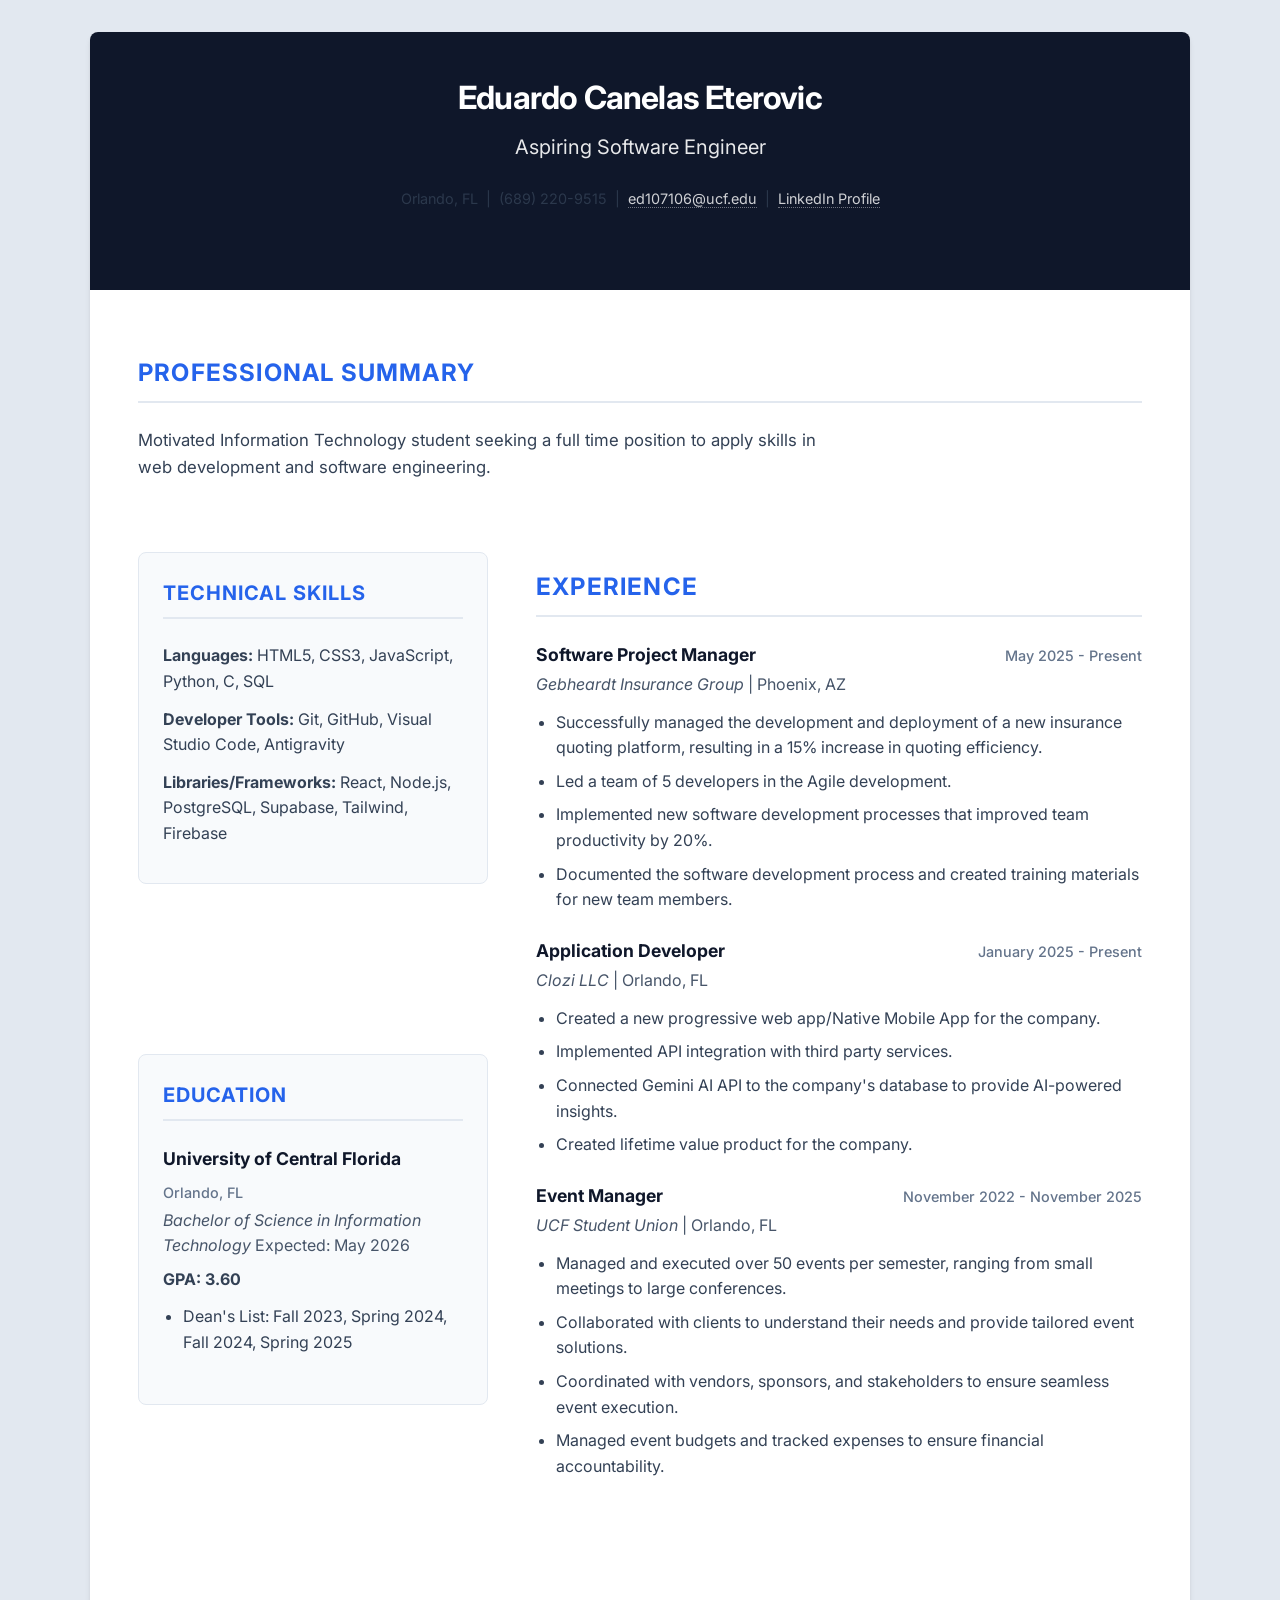
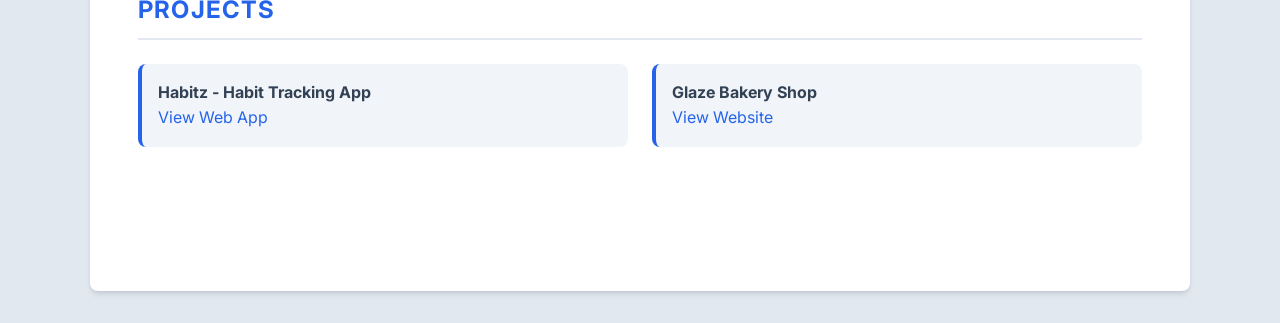
<file: index.html>
<!DOCTYPE html>
<html lang="en">

<head>
    <meta charset="UTF-8">
    <meta name="viewport" content="width=device-width, initial-scale=1.0">
    <link rel="stylesheet" href="./css/styles.css">
    <link href="https://fonts.googleapis.com/css2?family=Inter:wght@400;600;700&display=swap" rel="stylesheet">
    <title>Eduardo Resume</title>
</head>

<body>
    <div class="resume-container">
        <!-- Header Section -->
        <header>
            <h1 id="name">Eduardo Canelas Eterovic</h1>
            <h3 id="role">Aspiring Software Engineer</h3>
            <section class="contact-info" id="contact-info">
                <p>
                    Orlando, FL &nbsp;|&nbsp; (689) 220-9515 &nbsp;|&nbsp; <a
                        href="mailto:edu.canelas.e@gmail.com">ed107106@ucf.edu</a> &nbsp;|&nbsp; <a
                        href="https://www.linkedin.com/in/eduardo-canelas-eterovic/" target="_blank">LinkedIn
                        Profile</a>
                </p>
            </section>
        </header>
        <main>
            <!-- Professional Summary Section -->
            <section class="professional-summary" id="professional-summary">
                <h2>Professional Summary</h2>
                <p>
                    Motivated Information Technology student seeking a full time position to apply skills in web
                    development
                    and software engineering.
                </p>
            </section>

            <!-- Technical Skills Section -->
            <section class="technical-skills" id="technical-skills">
                <h2>Technical Skills</h2>
                <div class="skills-content">
                    <p><strong>Languages:</strong> HTML5, CSS3, JavaScript, Python, C, SQL</p>
                    <p><strong>Developer Tools:</strong> Git, GitHub, Visual Studio Code, Antigravity</p>
                    <p><strong>Libraries/Frameworks:</strong> React, Node.js, PostgreSQL, Supabase, Tailwind, Firebase
                    </p>
                </div>
            </section>

            <!-- Education Section -->
            <section class="education" id="education">
                <h2>Education</h2>
                <article>
                    <div class="edu-header">
                        <strong>University of Central Florida</strong>
                        <span>Orlando, FL</span>
                    </div>
                    <div class="edu-details">
                        <em>Bachelor of Science in Information Technology</em>
                        <span>Expected: May 2026</span>
                    </div>
                    <p class="gpa"><strong>GPA: 3.60</strong></p>
                    <ul>
                        <li>Dean's List: Fall 2023, Spring 2024, Fall 2024, Spring 2025</li>
                    </ul>
                </article>
            </section>

            <!-- Leadership Experience Section -->
            <section class="leadership-experience" id="leadership-experience">
                <h2>Experience</h2>
                <article>
                    <div class="job-header">
                        <strong>Software Project Manager</strong>
                        <span>May 2025 - Present</span>
                    </div>
                    <div class="job-sub">
                        <em>Gebheardt Insurance Group</em> | Phoenix, AZ
                    </div>
                    <ul>
                        <li>Successfully managed the development and deployment of a new insurance quoting platform,
                            resulting in a 15% increase in quoting efficiency.</li>
                        <li>Led a team of 5 developers in the Agile development.</li>
                        <li>Implemented new software development processes that improved team productivity by 20%.</li>
                        <li>Documented the software development process and created training materials for new team
                            members.</li>
                    </ul>
                </article>
                <article>
                    <div class="job-header">
                        <strong>Application Developer</strong>
                        <span>January 2025 - Present</span>
                    </div>
                    <div class="job-sub">
                        <em>Clozi LLC</em> | Orlando, FL
                    </div>
                    <ul>
                        <li>Created a new progressive web app/Native Mobile App for the company.</li>
                        <li>Implemented API integration with third party services.</li>
                        <li>Connected Gemini AI API to the company's database to provide AI-powered insights.</li>
                        <li>Created lifetime value product for the company.</li>
                    </ul>
                </article>
                <article>
                    <div class="job-header">
                        <strong>Event Manager</strong>
                        <span>November 2022 - November 2025</span>
                    </div>
                    <div class="job-sub">
                        <em>UCF Student Union</em> | Orlando, FL
                    </div>
                    <ul>
                        <li>Managed and executed over 50 events per semester, ranging from small meetings to large
                            conferences.</li>
                        <li>Collaborated with clients to understand their needs and provide tailored event solutions.
                        </li>
                        <li>Coordinated with vendors, sponsors, and stakeholders to ensure seamless event execution.
                        </li>
                        <li>Managed event budgets and tracked expenses to ensure financial accountability.</li>
                    </ul>
                </article>
            </section>

            <!-- Projects Section -->
            <section class="projects" id="projects">
                <h2>Projects</h2>
                <div class="projects-grid">
                    <article>
                        <strong>Habitz - Habit Tracking App</strong>
                        <p><a href="./Projects/habitz.html">View Web App</a></p>
                    </article>
                    <article>
                        <strong>Glaze Bakery Shop</strong>
                        <p><a href="./Projects/glaze.html">View Website</a></p>
                    </article>
                </div>
            </section>

        </main>
    </div>
</body>

</html>
</file>
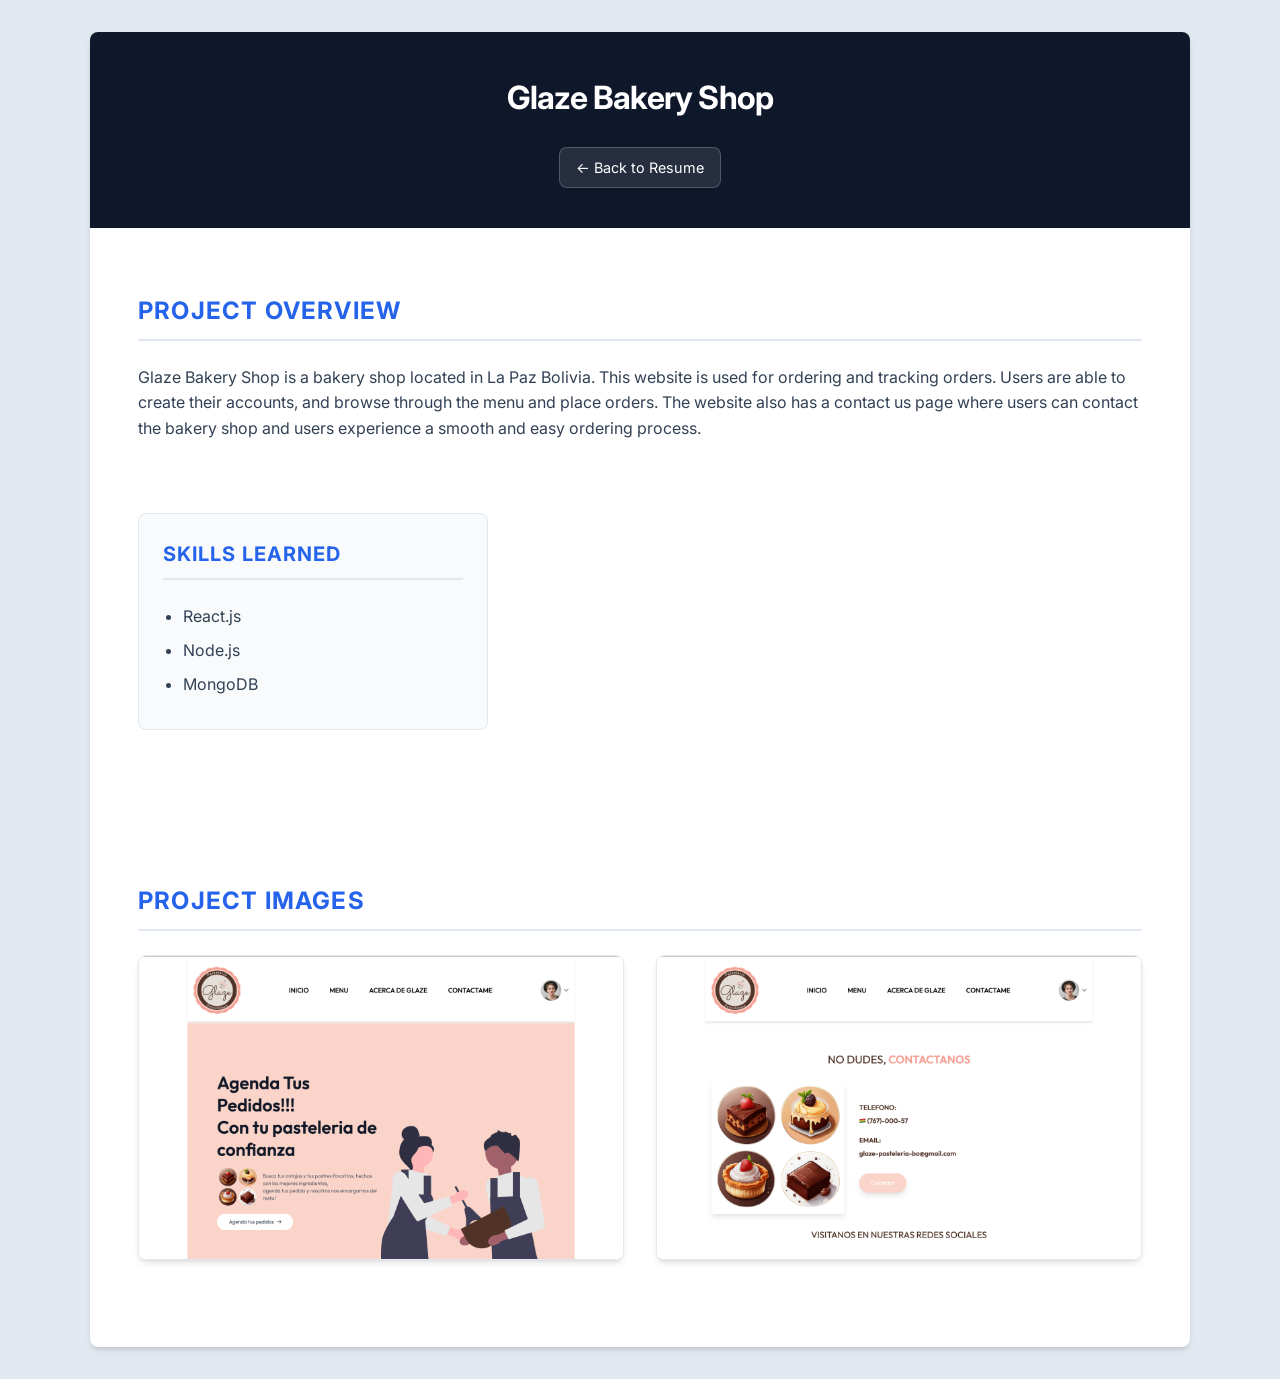
<file: Projects/glaze.html>
<!DOCTYPE html>
<html lang="en">

<head>
    <meta charset="UTF-8">
    <meta name="viewport" content="width=device-width, initial-scale=1.0">
    <link rel="stylesheet" href="../css/styles.css">
    <link href="https://fonts.googleapis.com/css2?family=Inter:wght@400;600;700&display=swap" rel="stylesheet">
    <title>Glaze Bakery Shop</title>
</head>

<body>
    <div class="resume-container">
        <!-- Header -->
        <header>
            <h1>Glaze Bakery Shop</h1>
            <a href="../index.html" class="back-btn">&#8592; Back to Resume</a>
        </header>

        <main>
            <!-- Project Overview -->
            <section class="project-overview" id="project-overview">
                <h2>Project Overview</h2>
                <p>
                    Glaze Bakery Shop is a bakery shop located in La Paz Bolivia. This website is used for ordering and
                    tracking orders. Users are able to create their accounts, and browse through the menu and place
                    orders.
                    The website also has a contact us page where users can contact the bakery shop and users experience
                    a
                    smooth and easy ordering process.
                </p>
            </section>

            <!-- Skills Learned -->
            <section class="skills-learned" id="skills-learned">
                <h2>Skills Learned</h2>
                <ul>
                    <li>React.js</li>
                    <li>Node.js</li>
                    <li>MongoDB</li>
                </ul>
            </section>

            <!-- Project Images -->
            <section class="project-image" id="project-image">
                <h2>Project Images</h2>
                <div class="image-container">
                    <img src="../Assets/Glaze-Images/homePage.png" alt="Glaze Bakery Shop Home Page Image">
                    <img src="../Assets/Glaze-Images/contactUs.png" alt="Glaze Bakery Shop Contact Us Page Image">
                </div>
            </section>
        </main>
    </div>
</body>

</html>
</file>
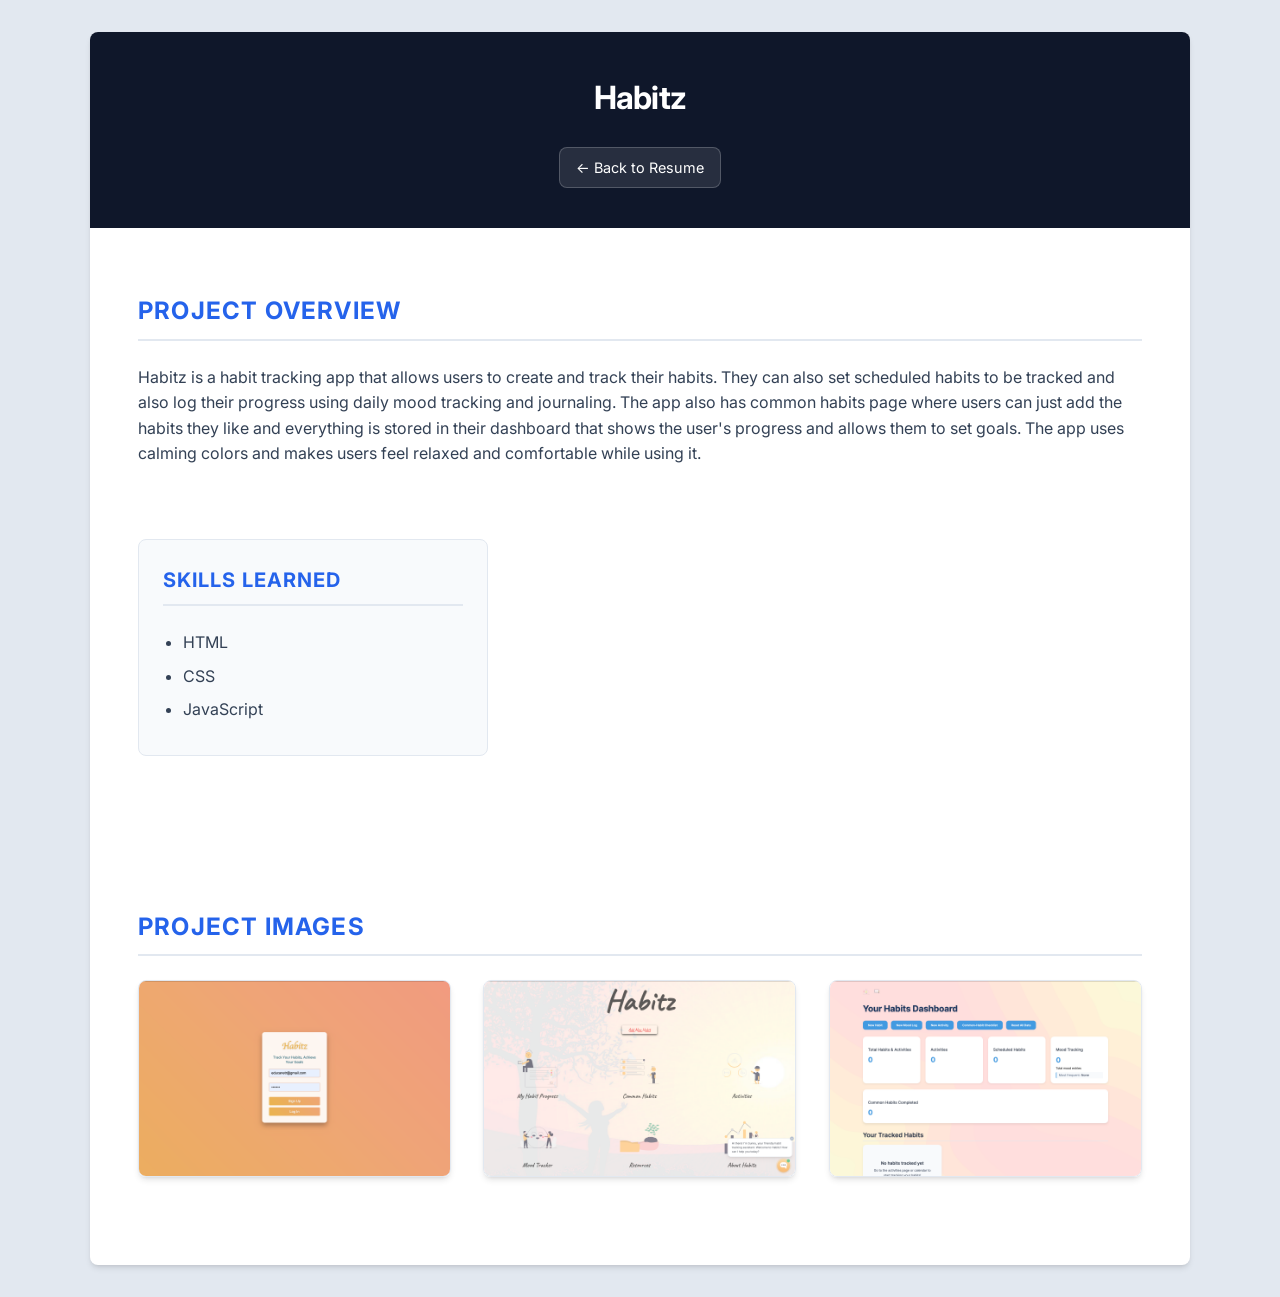
<file: Projects/habitz.html>
<!DOCTYPE html>
<html lang="en">

<head>
    <meta charset="UTF-8">
    <meta name="viewport" content="width=device-width, initial-scale=1.0">
    <link rel="stylesheet" href="../css/styles.css">
    <link href="https://fonts.googleapis.com/css2?family=Inter:wght@400;600;700&display=swap" rel="stylesheet">
    <title>Habitz - Habit Tracking App</title>
</head>

<body>
    <div class="resume-container">
        <!-- Header -->
        <header>
            <h1>Habitz</h1>
            <a href="../index.html" class="back-btn">&#8592; Back to Resume</a>
        </header>

        <main>
            <!-- Project Overview (Taking the Summary Slot) -->
            <section class="project-overview" id="project-overview">
                <h2>Project Overview</h2>
                <p>
                    Habitz is a habit tracking app that allows users to create and track their habits. They can also set
                    scheduled habits to be tracked and also log their progress using daily mood tracking and journaling.
                    The app also has common habits page where users can just add the habits they like and everything is
                    stored in their dashboard that shows the user's progress and allows them to set goals. The app uses
                    calming colors and makes users feel relaxed and comfortable while using it.
                </p>
            </section>

            <!-- Skills Learned (Taking the Technical Skills Slot) -->
            <section class="skills-learned" id="skills-learned">
                <h2>Skills Learned</h2>
                <ul>
                    <li>HTML</li>
                    <li>CSS</li>
                    <li>JavaScript</li>
                </ul>
            </section>

            <!-- Project Images (Taking the Projects Slot) -->
            <section class="project-image" id="project-image">
                <h2>Project Images</h2>
                <div class="image-container">
                    <img src="../Assets/Habitz-Images/login.png" alt="Habitz Login Image">
                    <img src="../Assets/Habitz-Images/homePage.png" alt="Habitz Home Page Image">
                    <img src="../Assets/Habitz-Images/dashboard.png" alt="Habitz Dashboard Image">
                </div>
            </section>
        </main>
    </div>
</body>

</html>
</file>
<file: css/styles.css>
:root {
    --primary-color: #2563eb;
    --text-color: #334155;
    --heading-color: #0f172a;
    --bg-color: #f8fafc;
    --card-bg: #ffffff;
    --border-color: #e2e8f0;
    --shadow: 0 4px 6px -1px rgb(0 0 0 / 0.1), 0 2px 4px -2px rgb(0 0 0 / 0.1);
    --radius: 8px;
    --font-main: 'Inter', system-ui, -apple-system, sans-serif;
}

* {
    box-sizing: border-box;
    margin: 0;
    padding: 0;
}

body {
    font-family: var(--font-main);
    background-color: var(--bg-color);
    color: var(--text-color);
    line-height: 1.6;
    padding: 0;
    margin: 0;
}

.resume-container {
    background-color: var(--card-bg);
    margin: 0 auto;
    width: 100%;
    max-width: 100%;
}
header {
    background-color: var(--heading-color);
    color: white;
    text-align: center;
    padding: 2.5rem 1rem;
    position: relative;
}

header h1 {
    font-size: 2rem;
    font-weight: 700;
    margin-bottom: 0.5rem;
    letter-spacing: -0.025em;
}

header h3 {
    font-size: 1.25rem;
    font-weight: 400;
    opacity: 0.9;
    margin-bottom: 1.5rem;
}

.contact-info p {
    font-size: 0.9rem;
    opacity: 0.8;
}

.contact-info a {
    color: white;
    text-decoration: none;
    border-bottom: 1px dotted rgba(255, 255, 255, 0.5);
    transition: all 0.2s;
}

.contact-info a:hover {
    opacity: 1;
    border-bottom: 1px solid white;
}

.back-btn {
    display: inline-block;
    background-color: rgba(255, 255, 255, 0.1);
    color: white;
    padding: 0.5rem 1rem;
    border-radius: var(--radius);
    margin-top: 1rem;
    font-size: 0.9rem;
    text-decoration: none;
    border: 1px solid rgba(255, 255, 255, 0.2);
    transition: background-color 0.2s;
    cursor: pointer;
}

.back-btn:hover {
    background-color: rgba(255, 255, 255, 0.2);
    text-decoration: none;
}

main {
    padding: 2rem 1.5rem;
}

h2 {
    color: var(--primary-color);
    font-size: 1.5rem;
    border-bottom: 2px solid var(--border-color);
    padding-bottom: 0.5rem;
    margin-bottom: 1.5rem;
    margin-top: 1rem;
    text-transform: uppercase;
    letter-spacing: 0.05em;
    font-weight: 700;
}

section {
    margin-bottom: 2.5rem;
}

p,
li {
    font-size: 1rem;
    color: var(--text-color);
}

a {
    color: var(--primary-color);
    text-decoration: none;
}

a:hover {
    text-decoration: underline;
}

ul {
    padding-left: 1.25rem;
    margin-top: 0.75rem;
}

li {
    margin-bottom: 0.5rem;
}

.professional-summary p {
    font-size: 1.05rem;
    max-width: 65ch;
}
.skills-content p {
    margin-bottom: 0.75rem;
}

article {
    margin-bottom: 1.5rem;
}

.job-header,
.edu-header {
    display: flex;
    justify-content: space-between;
    align-items: baseline;
    flex-wrap: wrap;
    gap: 0.5rem;
}

.job-header strong,
.edu-header strong {
    font-size: 1.1rem;
    color: var(--heading-color);
}

.job-header span,
.edu-header span {
    font-size: 0.9rem;
    color: #64748b;
    font-weight: 500;
}

.job-sub,
.edu-details {
    margin-top: 0.2rem;
    margin-bottom: 0.5rem;
    color: #475569;
}

.gpa {
    margin-bottom: 0.5rem;
}

.projects-grid {
    display: flex;
    flex-direction: column;
    gap: 1rem;
}

.projects article {
    background: #f1f5f9;
    padding: 1rem;
    border-radius: var(--radius);
    border-left: 4px solid var(--primary-color);
}

.image-container {
    display: flex;
    flex-direction: column;
    gap: 1.5rem;
    margin-top: 1.5rem;
}

.image-container img {
    width: 100%;
    height: auto;
    border-radius: var(--radius);
    box-shadow: var(--shadow);
    border: 1px solid var(--border-color);
    animation: popUp 0.6s ease-out forwards;
    opacity: 0;
    transform: scale(0.95);
}

.image-container img:nth-child(1) {
    animation-delay: 0.1s;
}

.image-container img:nth-child(2) {
    animation-delay: 0.2s;
}

.image-container img:nth-child(3) {
    animation-delay: 0.3s;
}

@keyframes popUp {
    to {
        opacity: 1;
        transform: scale(1);
    }
}

@media (min-width: 1024px) {
    body {
        padding: 2rem 0;
        background-color: #e2e8f0;
    }

    .resume-container {
        max-width: 1100px;
        box-shadow: var(--shadow);
        border-radius: var(--radius);
        overflow: hidden;
        display: grid;
        grid-template-rows: auto 1fr;
    }

    main {
        display: grid;
        grid-template-columns: 350px 1fr;
        column-gap: 3rem;
        row-gap: 2rem;
        padding: 3rem;
        grid-template-areas:
            "summary summary"
            "skills experience"
            "education experience"
            "projects projects"
            "images images";
    }

    .professional-summary,
    .project-overview {
        grid-area: summary;
    }

    .technical-skills,
    .skills-learned {
        grid-area: skills;
    }

    .education {
        grid-area: education;
    }

    .leadership-experience {
        grid-area: experience;
    }

    .projects {
        grid-area: projects;
    }

    .project-image {
        grid-area: images;
    }

    .technical-skills,
    .education,
    .skills-learned {
        background-color: #f8fafc;
        padding: 1.5rem;
        border-radius: var(--radius);
        border: 1px solid var(--border-color);
        height: fit-content;
    }

    .technical-skills h2,
    .education h2,
    .skills-learned h2 {
        font-size: 1.25rem;
        margin-top: 0;
    }

    .projects-grid {
        display: grid;
        grid-template-columns: repeat(2, 1fr);
        gap: 1.5rem;
    }

    .image-container {
        display: grid;
        grid-template-columns: repeat(auto-fit, minmax(300px, 1fr));
        gap: 2rem;
    }
}
</file>
